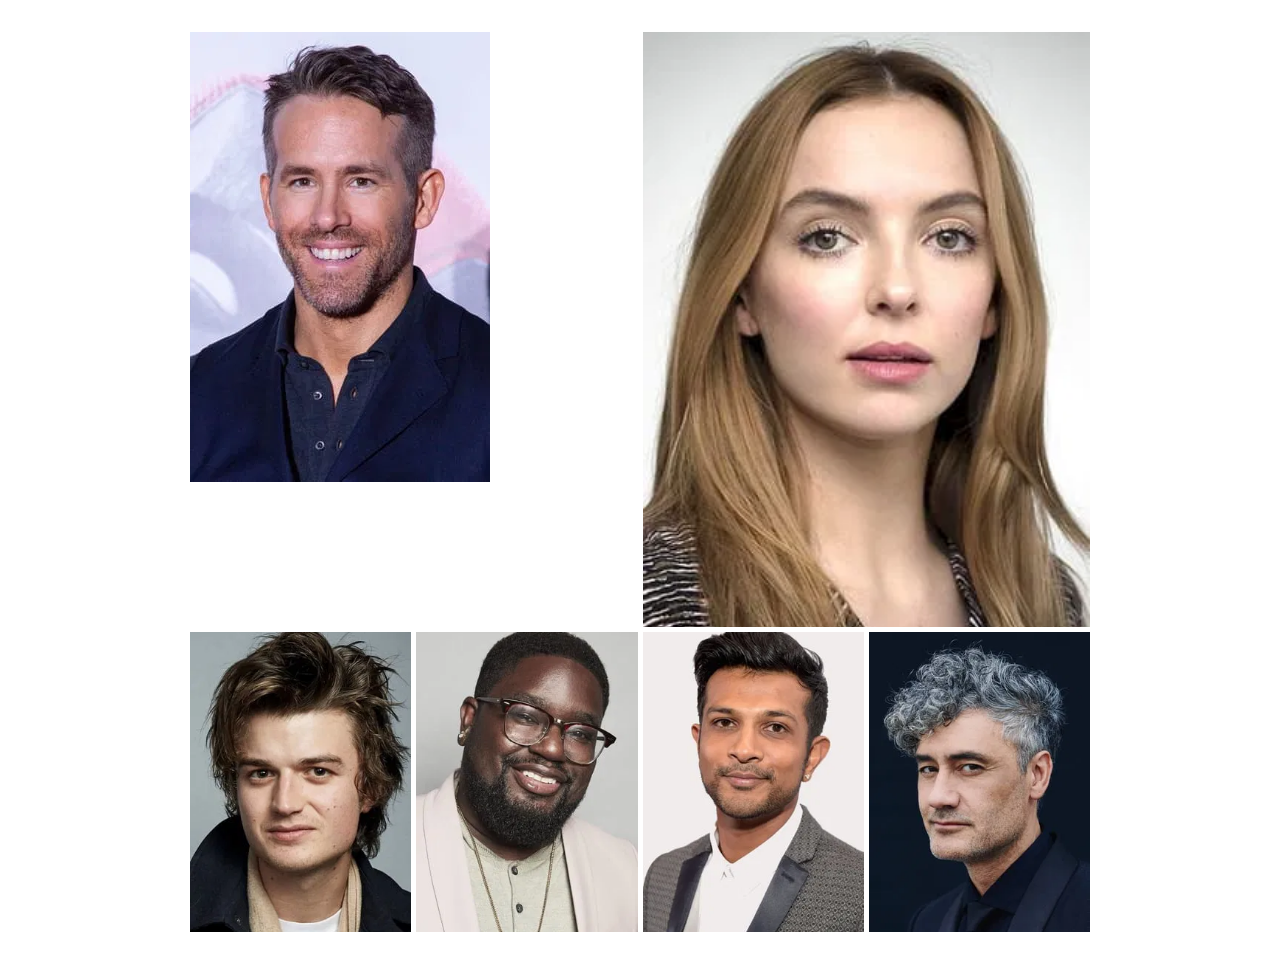
<file: week3-Task/actorsGallery.html>
<!DOCTYPE html>
<html lang="en">
<head>
    <meta charset="UTF-8">
    <meta name="viewport" content="width=device-width, initial-scale=1.0">
    <link rel="stylesheet" href="css/gallery.css">
    <title>Free Guy Actors Gallery</title>
</head>
<body>
    
    <div class="container">

        <div class="ryan">

            <div class="image">

                <img src="images/ryan.jpg" alt="">

            </div>

        </div>

        <div class="jodie">

            <div class="img">

                <img src="images/jodie.jpg" alt="">

            </div>

        </div>

        <div class="joe">

            <div class="img">

                <img src="images/joe.jpg" alt="">

            </div>

        </div>

        <div class="lilrel">

            <div class="img">

                <img src="images/lilrel.jpg" alt="">

            </div>

        </div>

        <div class="utkarsh">

            <div class="img">

                <img src="images/utkarsh.jpg" alt="">

            </div>

        </div>

        <div class="taika">

            <div class="img">

                <img src="images/taika.jpg" alt="">

            </div>

        </div>

    </div>

</body>
</html>
</file>
<file: week3-Task/css/gallery.css>
* {
    margin: 0;
    padding: 0;
    box-sizing: border-box;
}

.container {
    width: 900px;
    height: 900px;
    margin: 2rem auto;
    display: grid;
    grid-template-columns: repeat(4, 1fr);
    grid-template-rows: 595px 300px;
    gap: 5px;
}

.container > div {
    width: 100%;
    height: 100%;
}

.img {
    width: 100%;
    height: 100%;
}

.img img {
    width: 100%;
    height: 100%;
    object-fit: cover;
}

.ryan {
    grid-column: 1/3;
    grid-row: 1/2;
}

.jodie {
    grid-column: 3/5;
    grid-row: 1/2;
}

@media (max-wdith: 568px) {
    body {
        background-color: black;
    }

    .container {
        width: auto;
        grid-template-columns: repeat(1, auto);
        grid-template-rows: repeat(6, 1fr);
        grid-template-areas: 
        "ryan"
        "jodie"
        "joe"
        "lilrel"
        "utkarsh"
        "taika"
        ;
    }

    .ryan {
        grid-area: ryan;
    }

    .jodie {
        grid-area: jodie;
    }

    .joe {
        grid-area: joe;
    }

    .lilrel {
        grid-area: lilrel;
    }

    .utkarsh {
        grid-area: utkarsh;
    }

    .taika {
        grid-area: taika;
    }

}
</file>
